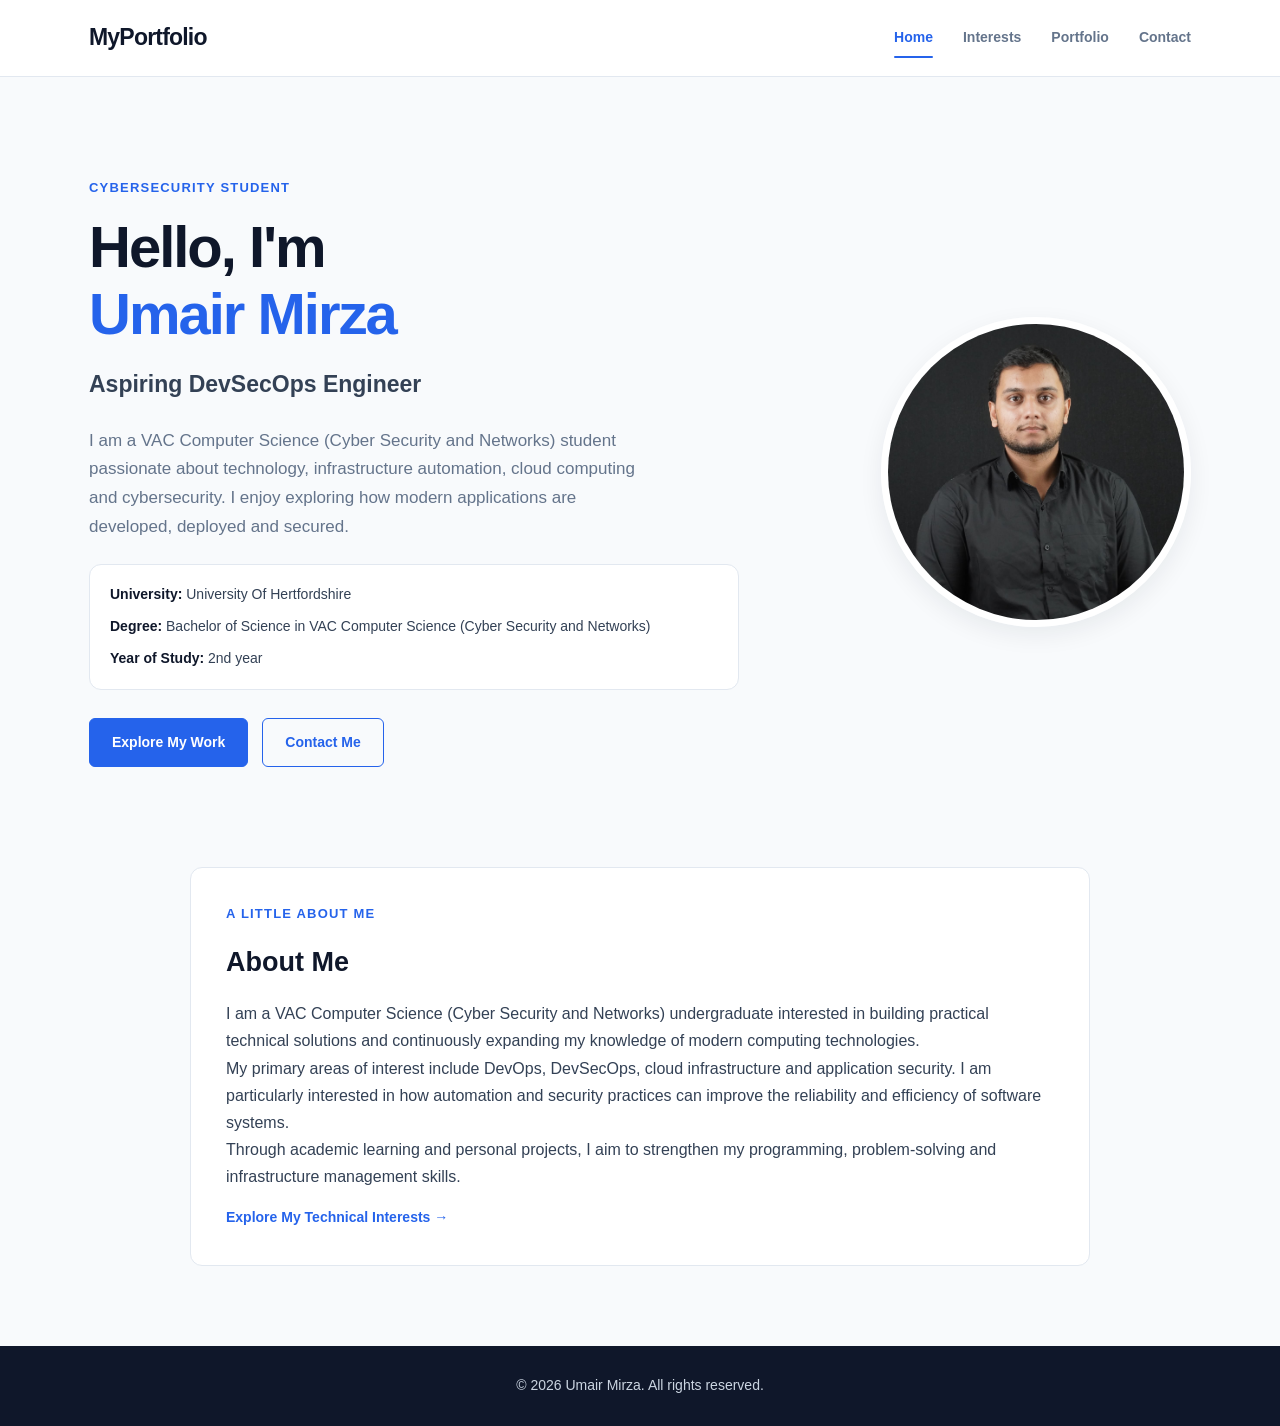
<file: index.html>
<!DOCTYPE html>
<html lang="en">

<head>
    <meta charset="UTF-8">
    <meta name="viewport"
          content="width=device-width, initial-scale=1.0">

    <meta name="description"
          content="Personal portfolio showcasing my technical interests, projects and skills.">

    <title>My Portfolio | Home</title>

    <link rel="stylesheet" href="assets/css/style.css">
</head>

<body>

    <!-- Navigation -->
    <header>
        <nav class="navbar" aria-label="Main navigation">
            <a href="index.html" class="logo">MyPortfolio</a>

            <ul class="nav-links">
                <li><a href="index.html" aria-current="page">Home</a></li>
                <li><a href="interests.html">Interests</a></li>
                <li><a href="portfolio.html">Portfolio</a></li>
                <li><a href="contact.html">Contact</a></li>
            </ul>
        </nav>
    </header>

    <!-- Main content -->
    <main>

        <!-- About section -->
<section class="hero">

    <div class="hero-content">

        <p class="eyebrow">
            CyberSecurity Student
        </p>

        <h1>
            Hello, I'm
            <span>Umair Mirza</span>
        </h1>

        <h2>
            Aspiring DevSecOps Engineer
        </h2>

        <p class="hero-description">
            I am a VAC Computer Science (Cyber Security and Networks) student passionate
            about technology, infrastructure automation,
            cloud computing and cybersecurity.

            I enjoy exploring how modern applications
            are developed, deployed and secured.
        </p>

        <div class="profile-information">

            <p>
                <strong>University:</strong>
                University Of Hertfordshire
            </p>

            <p>
                <strong>Degree:</strong>
                Bachelor of Science in VAC Computer Science (Cyber Security and Networks)
            </p>

            <p>
                <strong>Year of Study:</strong>
                <span>2nd year</span>
            </p>

        </div>

        <div class="hero-buttons">

            <a href="portfolio.html" class="btn">
                Explore My Work
            </a>

            <a href="contact.html" class="btn btn-outline">
                Contact Me
            </a>

        </div>

    </div>

    <div class="hero-image">

        <img
            src="assets/images/Umair.jpeg"
            alt="Placeholder portrait representing Umair Mirza"
            width="350"
            height="350"
        >

    </div>

</section>


        <!-- Introduction -->
        
<section class="introduction">

    <p class="eyebrow">A little about me</p>

    <h2>About Me</h2>

    <p>
        I am a VAC Computer Science (Cyber Security and Networks) undergraduate interested
        in building practical technical solutions and
        continuously expanding my knowledge of modern
        computing technologies.
    </p>

    <p>
        My primary areas of interest include DevOps,
        DevSecOps, cloud infrastructure and application
        security. I am particularly interested in how
        automation and security practices can improve
        the reliability and efficiency of software systems.
    </p>

    <p>
        Through academic learning and personal projects,
        I aim to strengthen my programming, problem-solving
        and infrastructure management skills.
    </p>

    <a href="interests.html" class="text-link">
        Explore My Technical Interests →
    </a>

</section>

    </main>

    <!-- Footer -->
    <footer>
        <p>
            &copy; 2026 Umair Mirza.
            All rights reserved.
        </p>
    </footer>

    <script src="assets/js/main.js"></script>

</body>
</html>
</file>
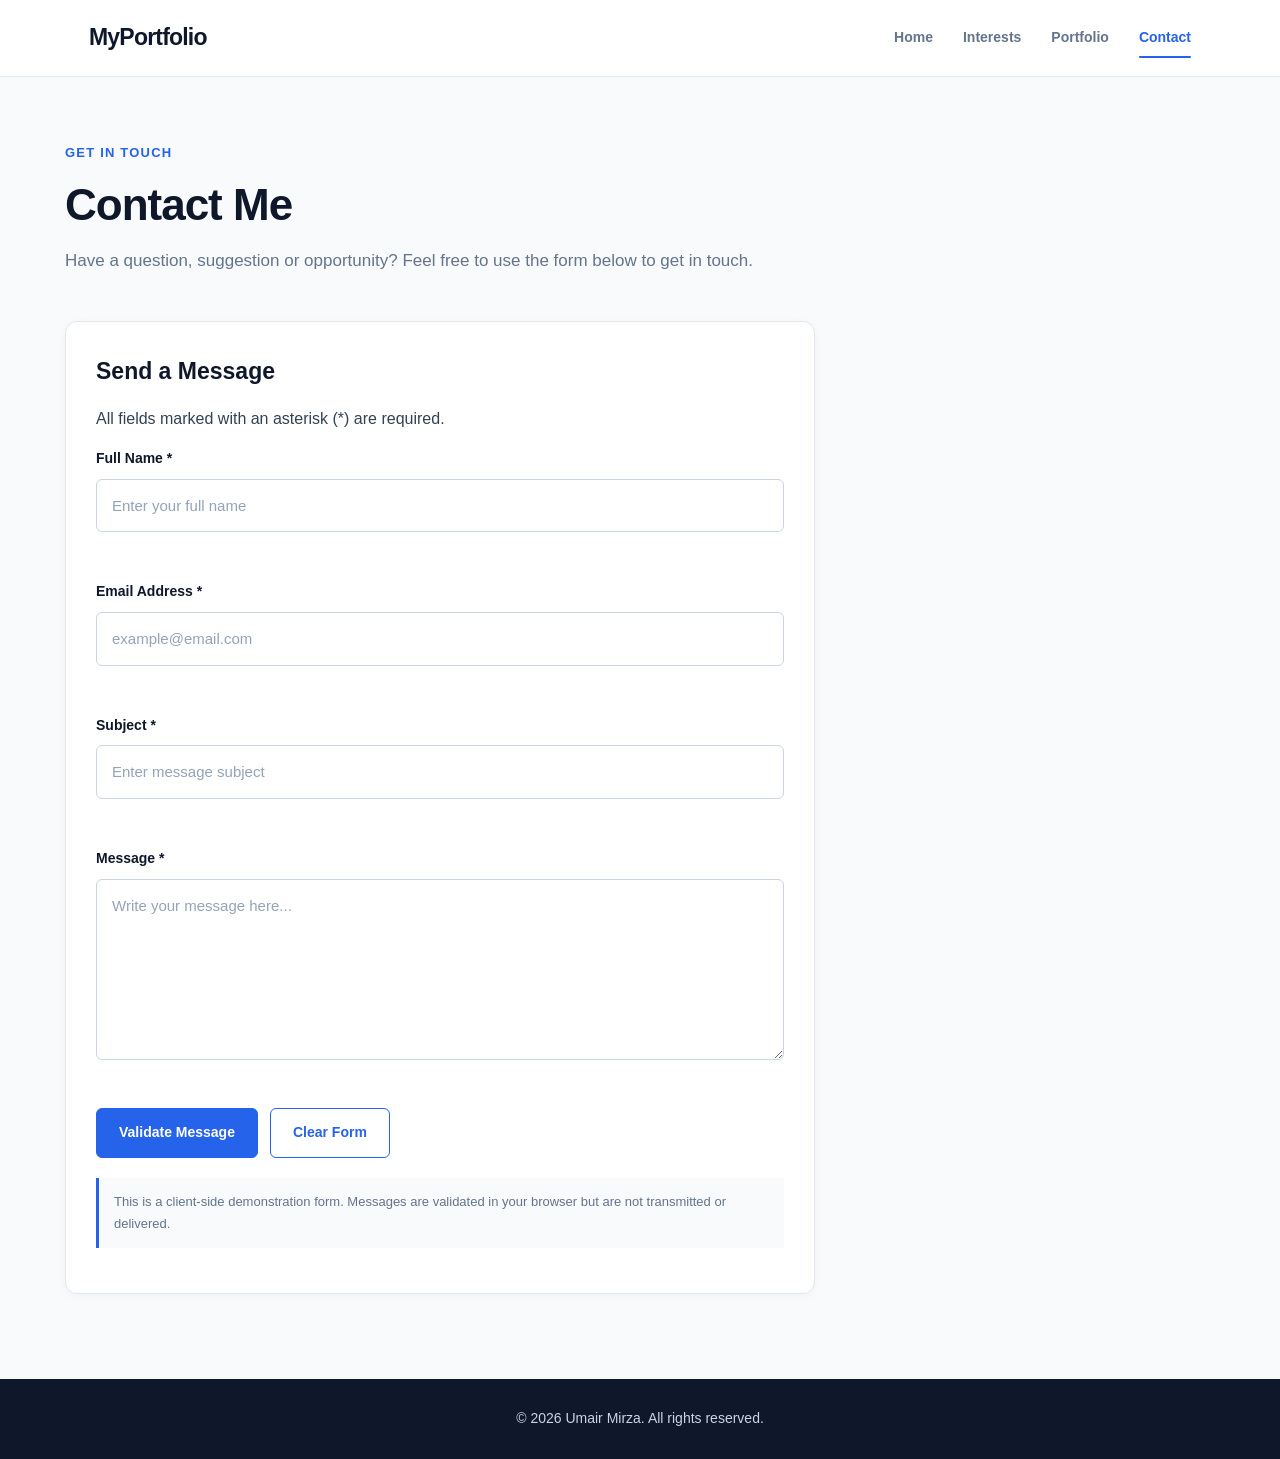
<file: contact.html>
<!DOCTYPE html>
<html lang="en">

<head>

    <meta charset="UTF-8">

    <meta name="viewport"
          content="width=device-width, initial-scale=1.0">

    <meta name="description"
          content="Contact Umair Mirza through his personal portfolio.">

    <title>Contact | Umair Mirza</title>

    <link rel="stylesheet" href="assets/css/style.css">

    <script src="assets/js/main.js" defer></script>

</head>

<body>

<header>

    <nav class="navbar" aria-label="Main navigation">

        <a href="index.html" class="logo">
            MyPortfolio
        </a>

        <ul class="nav-links">

            <li><a href="index.html">Home</a></li>

            <li><a href="interests.html">Interests</a></li>

            <li><a href="portfolio.html">Portfolio</a></li>

            <li>
                <a href="contact.html" aria-current="page">
                    Contact
                </a>
            </li>

        </ul>

    </nav>

</header>


<main class="page-container">

    <section class="page-heading">

        <p class="eyebrow">Get In Touch</p>

        <h1>Contact Me</h1>

        <p>
            Have a question, suggestion or opportunity?
            Feel free to use the form below to get in touch.
        </p>

    </section>


    <section class="content-card contact-card">

        <h2>Send a Message</h2>

        <p>
            All fields marked with an asterisk (*) are required.
        </p>


        <form id="contactForm" novalidate>



            <div class="form-group">

                <label for="name">
                    Full Name *
                </label>

                <input
                    type="text"
                    id="name"
                    name="name"
                    placeholder="Enter your full name"
                    autocomplete="name"
                    required
                    minlength="2"
                    maxlength="60"
                    aria-describedby="nameError"
                >

                <small
                    id="nameError"
                    class="field-error"
                ></small>

            </div>




            <div class="form-group">

                <label for="email">
                    Email Address *
                </label>

                <input
                    type="email"
                    id="email"
                    name="email"
                    placeholder="example@email.com"
                    autocomplete="email"
                    required
                    maxlength="254"
                    aria-describedby="emailError"
                >

                <small
                    id="emailError"
                    class="field-error"
                ></small>

            </div>




            <div class="form-group">

                <label for="subject">
                    Subject *
                </label>

                <input
                    type="text"
                    id="subject"
                    name="subject"
                    placeholder="Enter message subject"
                    required
                    minlength="3"
                    maxlength="100"
                    aria-describedby="subjectError"
                >

                <small
                    id="subjectError"
                    class="field-error"
                ></small>

            </div>



            <div class="form-group">

                <label for="message">
                    Message *
                </label>

                <textarea
                    id="message"
                    name="message"
                    placeholder="Write your message here..."
                    required
                    minlength="10"
                    maxlength="2000"
                    rows="6"
                    aria-describedby="messageError"
                ></textarea>

                <small
                    id="messageError"
                    class="field-error"
                ></small>

            </div>




            <div
                id="formFeedback"
                class="form-feedback"
                role="status"
                aria-live="polite"
            ></div>



            <div class="form-actions">

                <button type="submit" class="btn">
                    Validate Message
                </button>

                <button
                    type="reset"
                    class="btn btn-outline"
                >
                    Clear Form
                </button>

            </div>

        </form>

        <p class="form-disclaimer">
            This is a client-side demonstration form.
            Messages are validated in your browser but
            are not transmitted or delivered.
        </p>

    </section>

</main>


<footer>

    <p>
        &copy; 2026 Umair Mirza.
        All rights reserved.
    </p>

</footer>

</body>

</html>
</file>
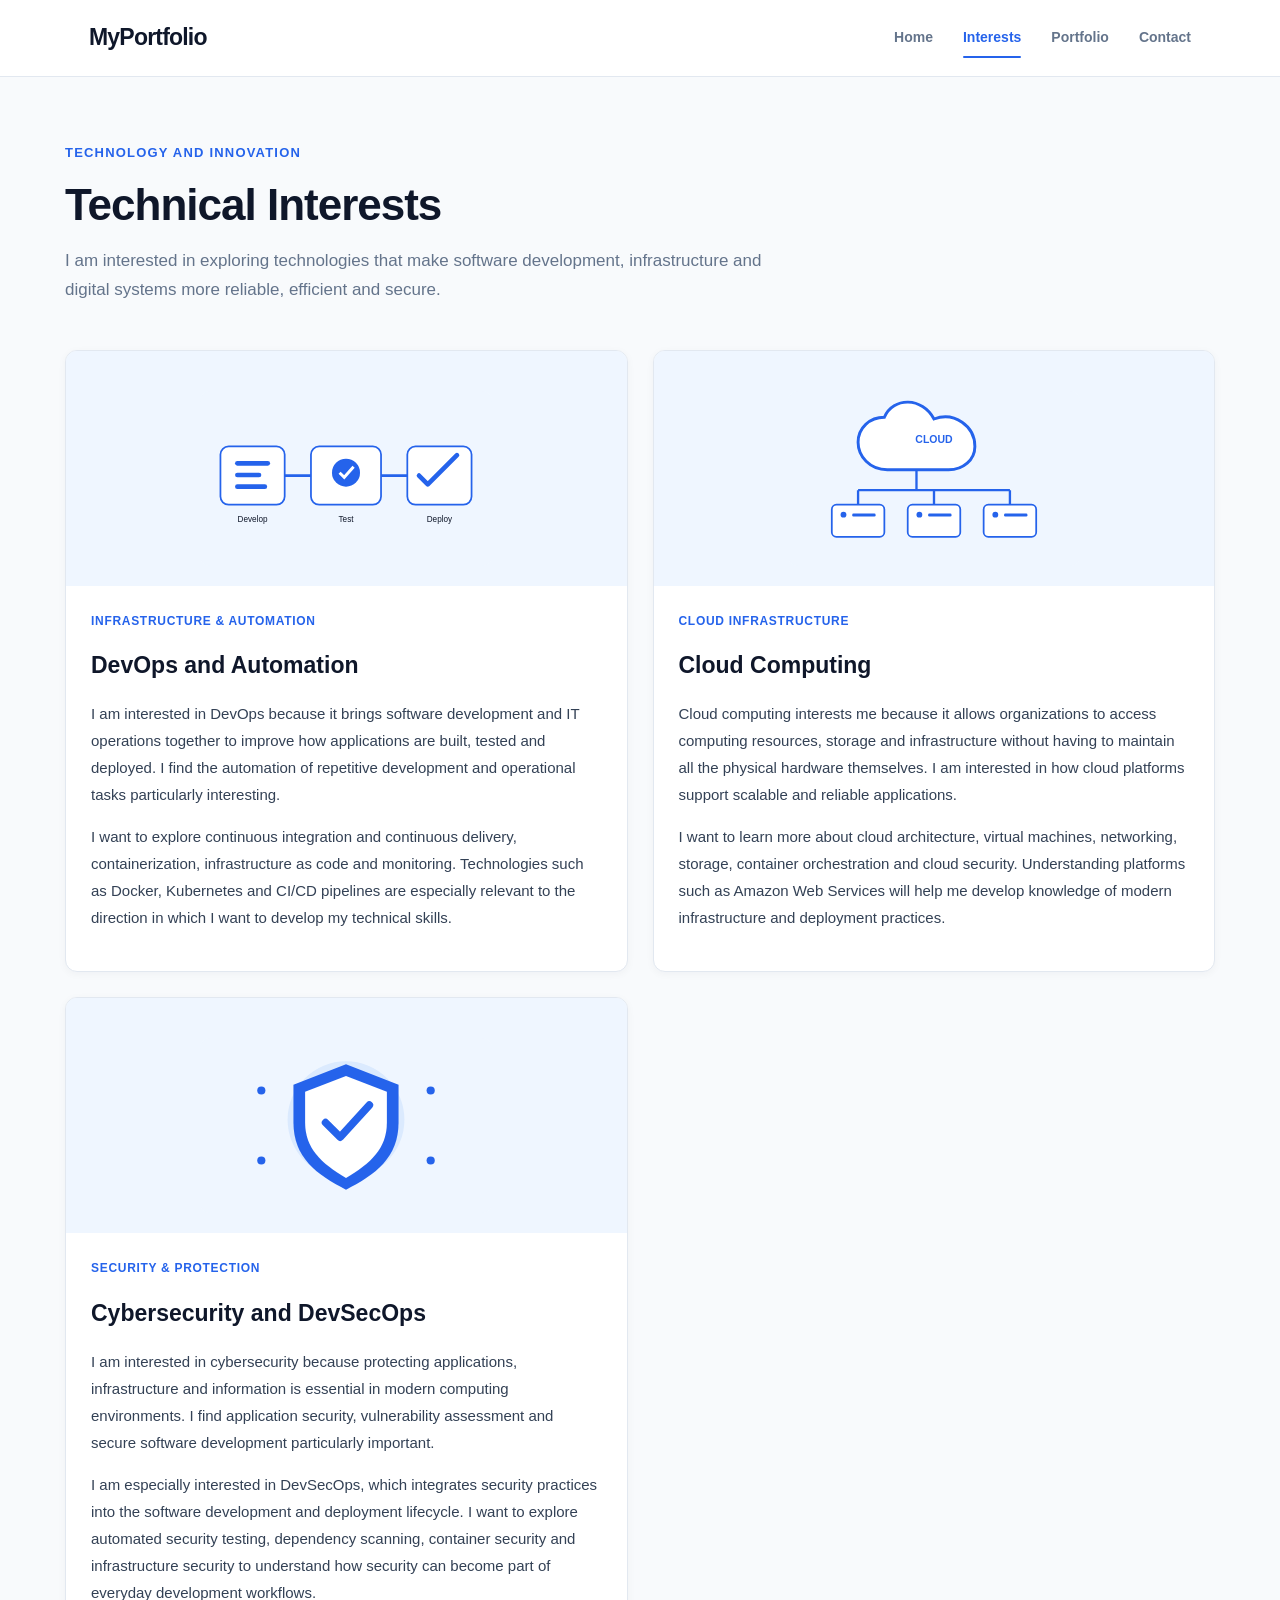
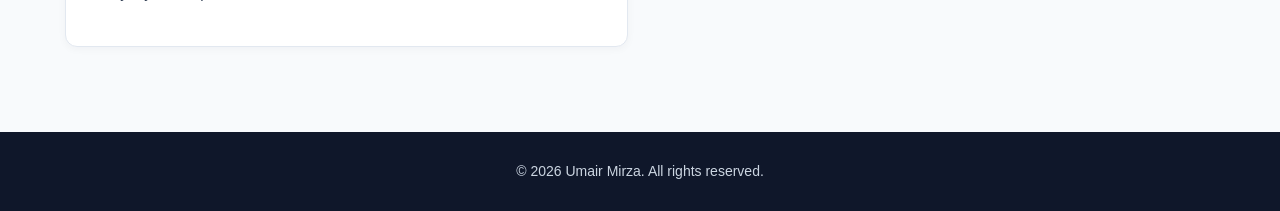
<file: interests.html>
<!DOCTYPE html>
<html lang="en">

<head>

    <meta charset="UTF-8">

    <meta name="viewport"
          content="width=device-width, initial-scale=1.0">

    <meta name="description"
          content="Discover my technical interests in DevOps, cloud computing and cybersecurity.">

    <title>Technical Interests | Umair Mirza</title>

    <link rel="stylesheet" href="assets/css/style.css">

</head>

<body>

<header>

    <nav class="navbar" aria-label="Main navigation">

        <a href="index.html" class="logo">
            MyPortfolio
        </a>

        <ul class="nav-links">

            <li>
                <a href="index.html">Home</a>
            </li>

            <li>
                <a href="interests.html" aria-current="page">
                    Interests
                </a>
            </li>

            <li>
                <a href="portfolio.html">Portfolio</a>
            </li>

            <li>
                <a href="contact.html">Contact</a>
            </li>

        </ul>

    </nav>

</header>


<main class="page-container">

    

    <section class="page-heading">

        <p class="eyebrow">
            Technology and Innovation
        </p>

        <h1>Technical Interests</h1>

        <p>
            I am interested in exploring technologies
            that make software development, infrastructure
            and digital systems more reliable, efficient
            and secure.
        </p>

    </section>




    <section class="interest-list">

        <article class="content-card interest-card">

            <div class="interest-image">

                <img
                    src="assets/images/interests/devops.svg"
                    alt="Illustration of a continuous integration and deployment pipeline"
                    width="500"
                    height="300"
                >

            </div>

            <div class="interest-content">

                <p class="project-category">
                    Infrastructure & Automation
                </p>

                <h2>DevOps and Automation</h2>

                <p>
                    I am interested in DevOps because it
                    brings software development and IT
                    operations together to improve how
                    applications are built, tested and deployed.
                    I find the automation of repetitive
                    development and operational tasks
                    particularly interesting.
                </p>

                <p>
                    I want to explore continuous integration
                    and continuous delivery, containerization,
                    infrastructure as code and monitoring.
                    Technologies such as Docker, Kubernetes
                    and CI/CD pipelines are especially relevant
                    to the direction in which I want to develop
                    my technical skills.
                </p>

            </div>

        </article>



        <article class="content-card interest-card">

            <div class="interest-image">

                <img
                    src="assets/images/interests/cloud.svg"
                    alt="Illustration of cloud infrastructure and connected servers"
                    width="500"
                    height="300"
                >

            </div>

            <div class="interest-content">

                <p class="project-category">
                    Cloud Infrastructure
                </p>

                <h2>Cloud Computing</h2>

                <p>
                    Cloud computing interests me because
                    it allows organizations to access
                    computing resources, storage and
                    infrastructure without having to
                    maintain all the physical hardware
                    themselves. I am interested in how
                    cloud platforms support scalable
                    and reliable applications.
                </p>

                <p>
                    I want to learn more about cloud
                    architecture, virtual machines,
                    networking, storage, container
                    orchestration and cloud security.
                    Understanding platforms such as
                    Amazon Web Services will help me
                    develop knowledge of modern
                    infrastructure and deployment practices.
                </p>

            </div>

        </article>


      

        <article class="content-card interest-card">

            <div class="interest-image">

                <img
                    src="assets/images/interests/security.svg"
                    alt="Illustration of a security shield protecting a computer system"
                    width="500"
                    height="300"
                >

            </div>

            <div class="interest-content">

                <p class="project-category">
                    Security & Protection
                </p>

                <h2>Cybersecurity and DevSecOps</h2>

                <p>
                    I am interested in cybersecurity because
                    protecting applications, infrastructure
                    and information is essential in modern
                    computing environments. I find application
                    security, vulnerability assessment and
                    secure software development particularly
                    important.
                </p>

                <p>
                    I am especially interested in DevSecOps,
                    which integrates security practices into
                    the software development and deployment
                    lifecycle. I want to explore automated
                    security testing, dependency scanning,
                    container security and infrastructure
                    security to understand how security
                    can become part of everyday development
                    workflows.
                </p>

            </div>

        </article>

    </section>

</main>


<footer>

    <p>
        &copy; 2026 Umair Mirza.
        All rights reserved.
    </p>

</footer>

<script src="assets/js/main.js"></script>

</body>

</html>
</file>
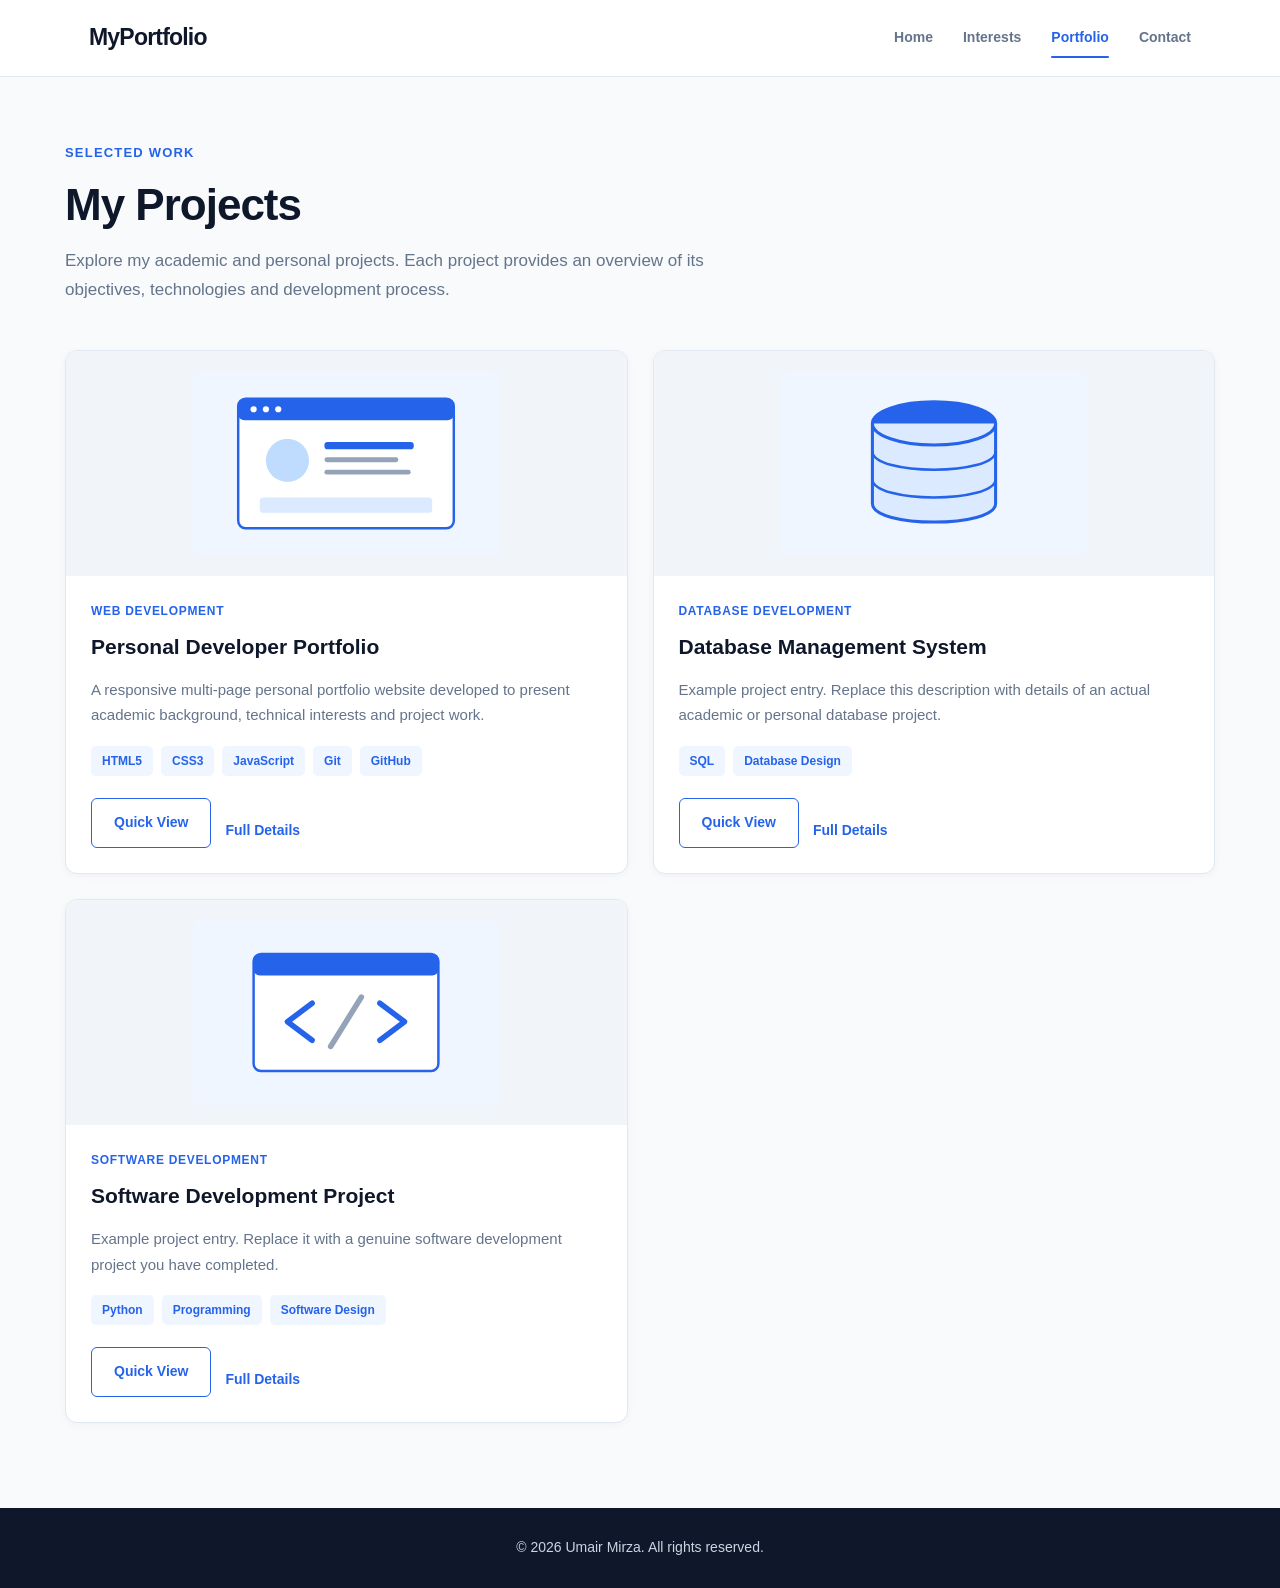
<file: portfolio.html>
<!DOCTYPE html>
<html lang="en">

<head>

    <meta charset="UTF-8">

    <meta name="viewport"
          content="width=device-width, initial-scale=1.0">

    <meta name="description"
          content="Explore my academic and personal development projects.">

    <title>Portfolio | Umair Mirza</title>

    <link rel="stylesheet" href="assets/css/style.css">

    <script src="assets/js/main.js" defer></script>

</head>

<body>

<header>

    <nav class="navbar" aria-label="Main navigation">

        <a href="index.html" class="logo">
            MyPortfolio
        </a>

        <ul class="nav-links">

            <li><a href="index.html">Home</a></li>

            <li><a href="interests.html">Interests</a></li>

            <li>
                <a href="portfolio.html" aria-current="page">
                    Portfolio
                </a>
            </li>

            <li><a href="contact.html">Contact</a></li>

        </ul>

    </nav>

</header>


<main class="page-container">

    <section class="page-heading">

        <p class="eyebrow">Selected Work</p>

        <h1>My Projects</h1>

        <p>
            Explore my academic and personal projects.
            Each project provides an overview of its
            objectives, technologies and development process.
        </p>

    </section>



    <section
        id="projectGrid"
        class="project-grid"
        aria-label="Portfolio projects"
    >

        <p>Loading projects...</p>

    </section>



    <dialog
        id="projectModal"
        class="project-modal"
        aria-labelledby="modalTitle"
    >

        <div class="modal-header">

            <h2 id="modalTitle">
                Project Information
            </h2>

            <button
                type="button"
                id="closeModal"
                class="modal-close"
                aria-label="Close project information"
                autofocus
            >
                &times;
            </button>

        </div>


        <div
            id="modalContent"
            class="modal-content"
        >

        </div>

    </dialog>

</main>


<footer>

    <p>
        &copy; 2026 Umair Mirza.
        All rights reserved.
    </p>

</footer>

</body>

</html>
</file>
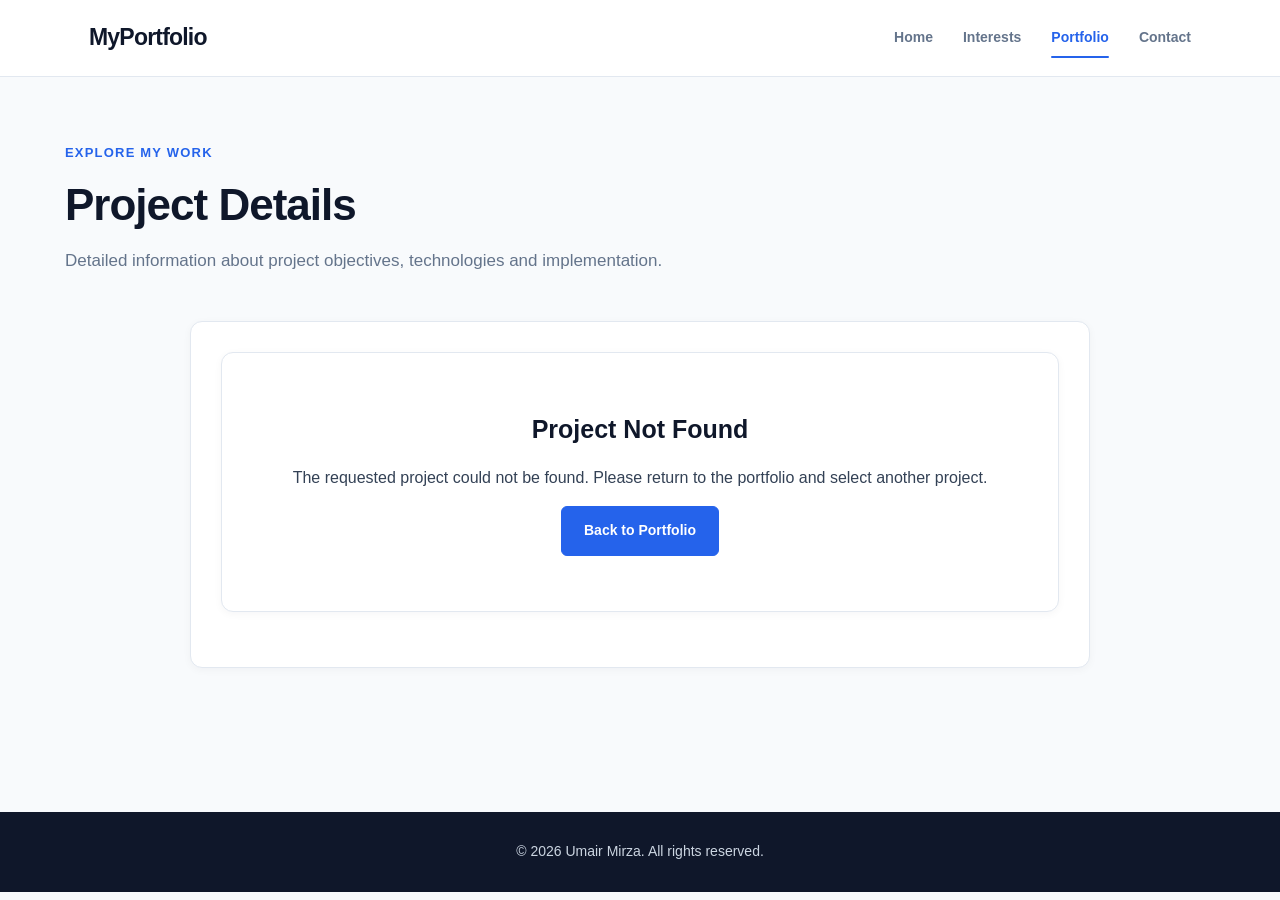
<file: project-details.html>
<!DOCTYPE html>
<html lang="en">

<head>

    <meta charset="UTF-8">

    <meta name="viewport"
          content="width=device-width, initial-scale=1.0">

    <meta name="description"
          content="Detailed descriptions of my development projects.">

    <title>Project Details | Umair Mirza</title>

    <link rel="stylesheet" href="assets/css/style.css">

    <script src="assets/js/main.js" defer></script>

</head>

<body>

<header>

    <nav class="navbar" aria-label="Main navigation">

        <a href="index.html" class="logo">
            MyPortfolio
        </a>

        <ul class="nav-links">

            <li><a href="index.html">Home</a></li>

            <li><a href="interests.html">Interests</a></li>

            <li>
                <a href="portfolio.html" aria-current="page">
                    Portfolio
                </a>
            </li>

            <li><a href="contact.html">Contact</a></li>

        </ul>

    </nav>

</header>


<main class="page-container">

    <section class="page-heading">

        <p class="eyebrow">Explore My Work</p>

        <h1>Project Details</h1>

        <p>
            Detailed information about project objectives,
            technologies and implementation.
        </p>

    </section>



    <article
        id="projectDetailsContent"
        class="content-card project-details"
        aria-live="polite"
    >

        <p>Loading project information...</p>

    </article>

</main>


<footer>

    <p>
        &copy; 2026 Umair Mirza.
        All rights reserved.
    </p>

</footer>

</body>

</html>
</file>
<file: assets/css/style.css>
:root {
    --primary: #2563eb;
    --primary-hover: #1d4ed8;
    --primary-light: #eff6ff;

    --dark: #0f172a;
    --text: #334155;
    --muted: #64748b;

    --background: #f8fafc;
    --white: #ffffff;

    --border: #e2e8f0;
    --success: #15803d;

    --radius-sm: 6px;
    --radius-md: 12px;
    --radius-lg: 18px;

    --shadow-sm: 0 2px 8px rgba(15, 23, 42, 0.04);
    --shadow-md: 0 8px 24px rgba(15, 23, 42, 0.07);

    --container: 1150px;
}




* {
    margin: 0;
    padding: 0;
    box-sizing: border-box;
}

html {
    scroll-behavior: smooth;
}

body {
    font-family: Arial, Helvetica, sans-serif;
    background: var(--background);
    color: var(--text);
    line-height: 1.7;
    font-size: 16px;
}

img {
    max-width: 100%;
    display: block;
}

a {
    color: inherit;
}

button,
input,
textarea {
    font: inherit;
}

button {
    cursor: pointer;
}

::selection {
    background: #bfdbfe;
    color: var(--dark);
}




header {
    background: rgba(255, 255, 255, 0.96);
    border-bottom: 1px solid var(--border);
    position: sticky;
    top: 0;
    z-index: 100;
}

.navbar {
    max-width: var(--container);
    min-height: 76px;
    margin: auto;
    padding: 16px 24px;

    display: flex;
    justify-content: space-between;
    align-items: center;
    gap: 25px;
}

.logo {
    color: var(--dark);
    font-size: 23px;
    font-weight: 800;
    letter-spacing: -0.8px;
    text-decoration: none;
}

.nav-links {
    display: flex;
    align-items: center;
    gap: 30px;
    list-style: none;
}

.nav-links a {
    position: relative;
    display: inline-block;
    text-decoration: none;
    color: var(--muted);
    font-size: 14px;
    font-weight: 600;
    padding: 8px 0;
    transition: color 0.2s ease;
}

.nav-links a:hover,
.nav-links a[aria-current="page"] {
    color: var(--primary);
}

.nav-links a[aria-current="page"]::after {
    content: "";
    position: absolute;
    bottom: 0;
    left: 0;
    width: 100%;
    height: 2px;
    background: var(--primary);
    border-radius: 2px;
}




.hero {
    max-width: var(--container);
    min-height: 540px;
    margin: 55px auto;
    padding: 45px 24px;

    display: flex;
    align-items: center;
    justify-content: space-between;
    gap: 70px;
}

.hero-content {
    flex: 1;
    max-width: 650px;
}

.eyebrow {
    color: var(--primary);
    font-size: 13px;
    font-weight: 700;
    letter-spacing: 1.2px;
    text-transform: uppercase;
    margin-bottom: 15px;
}

.hero h1 {
    color: var(--dark);
    font-size: clamp(38px, 5vw, 58px);
    line-height: 1.15;
    letter-spacing: -2px;
}

.hero h1 span {
    display: block;
    color: var(--primary);
}

.hero h2 {
    color: var(--text);
    font-size: 23px;
    font-weight: 600;
    margin-top: 18px;
}

.hero-description {
    color: var(--muted);
    font-size: 17px;
    max-width: 570px;
    margin: 22px 0;
}

.hero-content > p:not(.eyebrow) {
    margin-bottom: 8px;
}

.hero-image {
    flex-shrink: 0;
}

.hero-image img {
    width: 310px;
    height: 310px;
    object-fit: cover;
    border-radius: 50%;
    border: 7px solid var(--white);
    box-shadow: var(--shadow-md);
}




.hero-buttons {
    display: flex;
    flex-wrap: wrap;
    gap: 14px;
    margin-top: 28px;
}

.btn {
    display: inline-flex;
    align-items: center;
    justify-content: center;

    padding: 12px 22px;
    border-radius: var(--radius-sm);

    background: var(--primary);
    color: var(--white);

    border: 1px solid var(--primary);
    text-decoration: none;
    font-size: 14px;
    font-weight: 700;

    transition:
        background 0.2s ease,
        transform 0.2s ease,
        box-shadow 0.2s ease;
}

.btn:hover {
    background: var(--primary-hover);
    transform: translateY(-2px);
    box-shadow: var(--shadow-sm);
}

.btn-outline {
    background: transparent;
    color: var(--primary);
}

.btn-outline:hover {
    background: var(--primary-light);
    color: var(--primary-hover);
}




.introduction {
    max-width: 900px;
    margin: 45px auto 80px;
    padding: 35px;

    background: var(--white);
    border: 1px solid var(--border);
    border-radius: var(--radius-md);
}

.introduction h2 {
    color: var(--dark);
    font-size: 27px;
    margin-bottom: 14px;
}




.page-container {
    width: 90%;
    max-width: var(--container);
    min-height: 65vh;
    margin: 65px auto 85px;
}

.page-heading {
    max-width: 720px;
    margin-bottom: 45px;
}

.page-heading h1 {
    color: var(--dark);
    font-size: clamp(34px, 4vw, 44px);
    line-height: 1.2;
    letter-spacing: -1px;
    margin: 10px 0 15px;
}

.page-heading > p:not(.eyebrow) {
    color: var(--muted);
    font-size: 17px;
}




.content-card {
    background: var(--white);
    border: 1px solid var(--border);
    border-radius: var(--radius-md);

    padding: 30px;
    margin-bottom: 25px;

    box-shadow: var(--shadow-sm);
}

.content-card h2 {
    color: var(--dark);
    font-size: 23px;
    margin-bottom: 14px;
}

.content-card p {
    margin-bottom: 15px;
}




.interest-list {
    display: grid;
    grid-template-columns: repeat(2, minmax(0, 1fr));
    gap: 25px;
}

.interest-list .content-card {
    margin-bottom: 0;
    transition:
        transform 0.2s ease,
        box-shadow 0.2s ease;
}

.interest-list .content-card:hover {
    transform: translateY(-4px);
    box-shadow: var(--shadow-md);
}

.interest-list .content-card img {
    width: 100%;
    height: 175px;
    object-fit: contain;
    margin-top: 20px;
    border-radius: var(--radius-sm);
}




.project-grid {
    display: grid;
    grid-template-columns: repeat(2, minmax(0, 1fr));
    gap: 25px;
}

.project-card {
    background: var(--white);
    border: 1px solid var(--border);
    border-radius: var(--radius-md);
    overflow: hidden;

    box-shadow: var(--shadow-sm);

    transition:
        transform 0.2s ease,
        box-shadow 0.2s ease;
}

.project-card:hover {
    transform: translateY(-5px);
    box-shadow: var(--shadow-md);
}

.project-image {
    background: #f1f5f9;
    padding: 20px;
}

.project-image img {
    width: 100%;
    height: 185px;
    object-fit: contain;
}

.project-content {
    padding: 25px;
}

.project-content h2 {
    color: var(--dark);
    font-size: 21px;
    margin: 8px 0 12px;
}

.project-content p:not(.project-category) {
    color: var(--muted);
    font-size: 15px;
}

.project-category {
    color: var(--primary);
    font-size: 12px;
    font-weight: 700;
    letter-spacing: 0.7px;
    text-transform: uppercase;
}

.text-link {
    display: inline-block;
    margin-top: 15px;

    color: var(--primary);
    font-size: 14px;
    font-weight: 700;

    text-decoration: none;
    transition: color 0.2s ease;
}

.text-link:hover {
    color: var(--primary-hover);
    text-decoration: underline;
}



.technology-tags {
    display: flex;
    flex-wrap: wrap;
    gap: 8px;
    margin-top: 18px;
}

.technology-tags span {
    background: var(--primary-light);
    color: var(--primary);

    padding: 5px 11px;
    border-radius: 5px;

    font-size: 12px;
    font-weight: 700;
}


.project-details {
    max-width: 850px;
}

.project-details h3 {
    color: var(--dark);
    font-size: 19px;
    margin: 27px 0 12px;
}

.project-details ul {
    padding-left: 25px;
    margin-bottom: 20px;
}

.project-details li {
    margin-bottom: 8px;
}




.contact-card {
    max-width: 750px;
}

.form-group {
    margin-bottom: 23px;
}

.form-group label {
    display: block;
    color: var(--dark);
    font-size: 14px;
    font-weight: 700;
    margin-bottom: 8px;
}

.form-group input,
.form-group textarea {
    display: block;
    width: 100%;

    padding: 13px 15px;

    border: 1px solid #cbd5e1;
    border-radius: var(--radius-sm);

    background: var(--white);
    color: var(--dark);
    font-size: 15px;
}

.form-group textarea {
    resize: vertical;
    min-height: 140px;
}

.form-group input::placeholder,
.form-group textarea::placeholder {
    color: #94a3b8;
}




a:focus-visible,
button:focus-visible,
input:focus-visible,
textarea:focus-visible {
    outline: 3px solid #2563eb;
    outline-offset: 3px;
}

a,
button,
input,
textarea {
    scroll-margin-top: 100px;
}




footer {
    background: var(--dark);
    color: #cbd5e1;

    text-align: center;
    padding: 28px 20px;

    font-size: 14px;
}




@media (max-width: 900px) {

    .hero {
        gap: 35px;
    }

    .hero-image img {
        width: 250px;
        height: 250px;
    }

}




@media (max-width: 768px) {

    .navbar {
        flex-direction: column;
        padding: 18px;
        gap: 14px;
    }

    .nav-links {
        flex-wrap: wrap;
        justify-content: center;
        gap: 12px 22px;
    }

    .hero {
        flex-direction: column-reverse;
        text-align: center;
        margin: 25px auto;
        padding: 25px 20px;
        gap: 30px;
    }

    .hero h1 {
        font-size: 40px;
    }

    .hero-description {
        margin-left: auto;
        margin-right: auto;
    }

    .hero-buttons {
        justify-content: center;
    }

    .hero-image img {
        width: 220px;
        height: 220px;
    }

    .introduction {
        width: 90%;
        padding: 25px;
    }

    .interest-list,
    .project-grid {
        grid-template-columns: 1fr;
    }

    .page-container {
        margin: 40px auto 60px;
    }

}




@media (max-width: 420px) {

    body {
        font-size: 15px;
    }

    .nav-links {
        gap: 10px 15px;
    }

    .nav-links a {
        font-size: 13px;
    }

    .hero h1 {
        font-size: 34px;
    }

    .hero h2 {
        font-size: 19px;
    }

    .hero-buttons {
        flex-direction: column;
    }

    .btn {
        width: 100%;
    }

    .content-card {
        padding: 20px;
    }

}




@media (prefers-reduced-motion: reduce) {

    *,
    *::before,
    *::after {
        scroll-behavior: auto !important;
        transition-duration: 0.01ms !important;
        animation-duration: 0.01ms !important;
        animation-iteration-count: 1 !important;
    }

}



.interest-card {
    display: flex;
    flex-direction: column;
    padding: 0;
    overflow: hidden;
}

.interest-image {
    background: #eff6ff;
    padding: 20px;
}

.interest-image img {
    width: 100%;
    height: 190px;
    object-fit: contain;
}

.interest-content {
    padding: 25px;
}

.interest-content h2 {
    font-size: 23px;
    margin: 8px 0 15px;
}

.interest-content p:not(.project-category) {
    color: var(--text);
    font-size: 15px;
    line-height: 1.8;
}

.interest-card:hover {
    border-color: #bfdbfe;
}

@media (max-width: 768px) {

    .interest-image img {
        height: 165px;
    }

    .interest-content {
        padding: 20px;
    }

}



.profile-information {
    margin-top: 22px;
    padding: 18px 20px;
    background: var(--white);
    border: 1px solid var(--border);
    border-radius: var(--radius-md);
}

.profile-information p {
    margin-bottom: 8px;
    font-size: 14px;
}

.profile-information p:last-child {
    margin-bottom: 0;
}

.profile-information strong {
    color: var(--dark);
}



.project-actions {
    display: flex;
    flex-wrap: wrap;
    align-items: center;
    gap: 14px;
    margin-top: 22px;
}

.quick-view {
    cursor: pointer;
}




.project-modal {
    width: min(90%, 650px);
    max-height: 85vh;

    margin: auto;
    padding: 0;

    border: 1px solid var(--border);
    border-radius: var(--radius-lg);

    background: var(--white);
    color: var(--text);

    box-shadow: 0 20px 60px rgba(15, 23, 42, 0.2);
}

.project-modal[open] {
    display: block;
}

.project-modal::backdrop {
    background: rgba(15, 23, 42, 0.65);
    backdrop-filter: blur(3px);
}



.modal-header {
    display: flex;
    align-items: center;
    justify-content: space-between;
    gap: 15px;

    padding: 22px 25px;

    border-bottom: 1px solid var(--border);
}

.modal-header h2 {
    color: var(--dark);
    font-size: 21px;
}

.modal-close {
    width: 38px;
    height: 38px;

    display: flex;
    align-items: center;
    justify-content: center;

    border: none;
    border-radius: 50%;

    background: #f1f5f9;
    color: var(--dark);

    font-size: 25px;
}

.modal-close:hover {
    background: #e2e8f0;
}




.modal-content {
    padding: 25px;
    overflow-y: auto;
}

.modal-content h2 {
    color: var(--dark);
    margin: 12px 0;
}

.modal-content h3 {
    color: var(--dark);
    font-size: 17px;
    margin: 23px 0 12px;
}

.modal-content ul {
    padding-left: 23px;
}

.modal-content li {
    margin-bottom: 8px;
}

.modal-content > p {
    margin-bottom: 15px;
}

.project-status {
    margin: 22px 0;
    padding: 12px 15px;

    border-radius: var(--radius-sm);
    background: var(--primary-light);

    color: var(--dark);
    font-size: 13px;
    font-weight: 600;
}




.project-details {
    max-width: 900px;
    margin: 0 auto;
}

.project-details > h1 {
    color: var(--dark);
    font-size: 34px;
    line-height: 1.3;
    margin: 12px 0 20px;
}

.project-details > h2 {
    color: var(--dark);
    font-size: 21px;
    margin: 30px 0 14px;
}

.project-description {
    font-size: 17px;
    color: var(--muted);
    line-height: 1.8;
    margin-bottom: 25px;
}

.project-details > ul {
    padding-left: 25px;
}

.project-details > ul li {
    margin-bottom: 10px;
}

.project-detail-actions {
    display: flex;
    flex-wrap: wrap;
    gap: 14px;
    margin-top: 30px;
}



.project-empty-state {
    text-align: center;
    padding: 55px 25px;
}

.project-empty-state h2 {
    font-size: 25px;
}



@media (max-width: 600px) {

    .project-modal {
        width: 94%;
        max-height: 90vh;
    }

    .modal-header,
    .modal-content {
        padding: 18px;
    }

    .project-details > h1 {
        font-size: 27px;
    }

    .project-actions {
        align-items: stretch;
        flex-direction: column;
    }

    .project-actions .btn {
        width: 100%;
    }

}




.form-group input,
.form-group textarea {
    transition:
        border-color 0.2s ease,
        box-shadow 0.2s ease,
        background 0.2s ease;
}




.form-group input.input-error,
.form-group textarea.input-error {
    border-color: #dc2626;
    background: #fef2f2;
}

.form-group input.input-error:focus,
.form-group textarea.input-error:focus {
    outline: 2px solid #dc2626;
    outline-offset: 2px;
}



.field-error {
    display: block;
    min-height: 20px;

    margin-top: 5px;

    color: #dc2626;
    font-size: 13px;
    font-weight: 600;
}



.form-feedback {
    display: none;

    padding: 13px 16px;
    margin: 20px 0;

    border-radius: var(--radius-sm);

    font-size: 14px;
    line-height: 1.6;
}

.form-feedback.error-message {
    display: block;

    background: #fef2f2;
    color: #991b1b;

    border: 1px solid #fecaca;
}

.form-feedback.success-message {
    display: block;

    background: #f0fdf4;
    color: #166534;

    border: 1px solid #bbf7d0;
}



.form-actions {
    display: flex;
    flex-wrap: wrap;
    gap: 12px;
    margin-top: 22px;
}



.form-disclaimer {
    margin-top: 20px;

    padding: 13px 15px;

    background: #f8fafc;
    border-left: 3px solid var(--primary);

    color: var(--muted);
    font-size: 13px;
}



@media (max-width: 600px) {

    .form-actions {
        flex-direction: column;
    }

    .form-actions .btn {
        width: 100%;
    }

}
</file>
